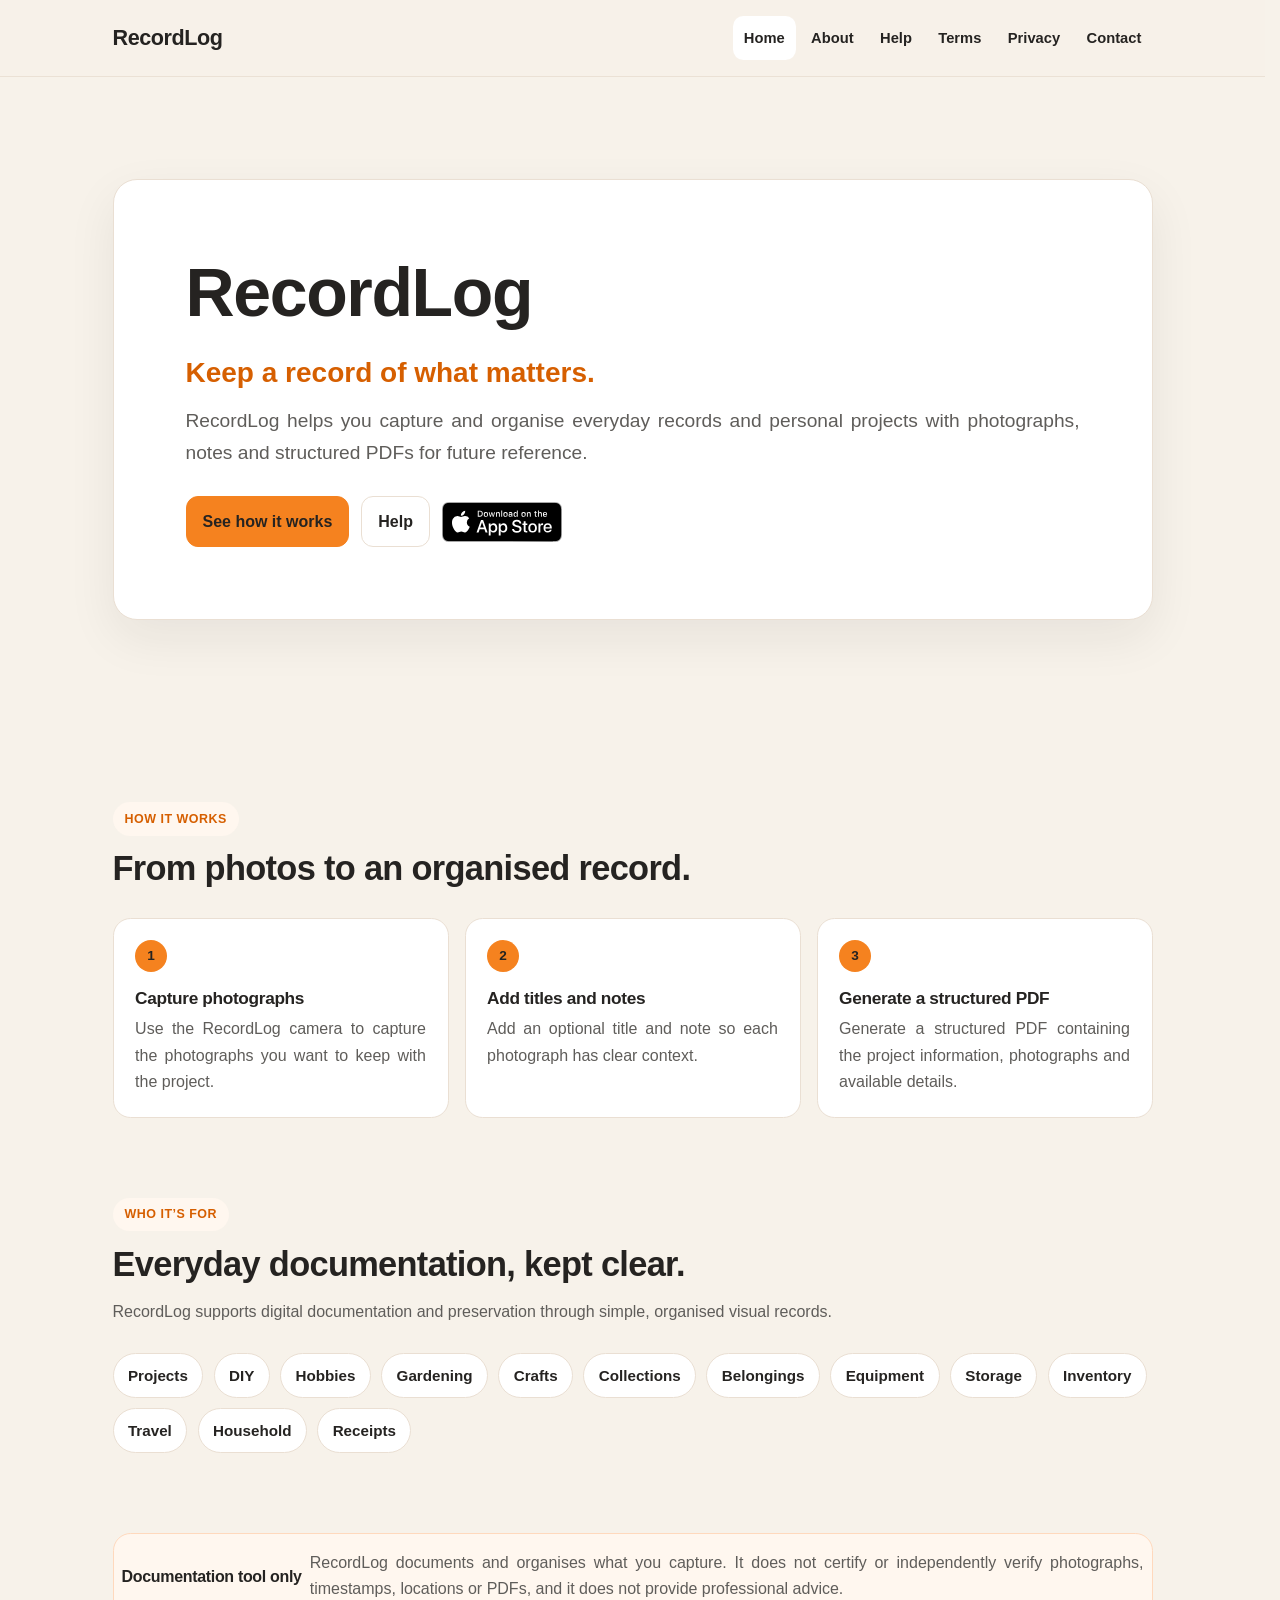
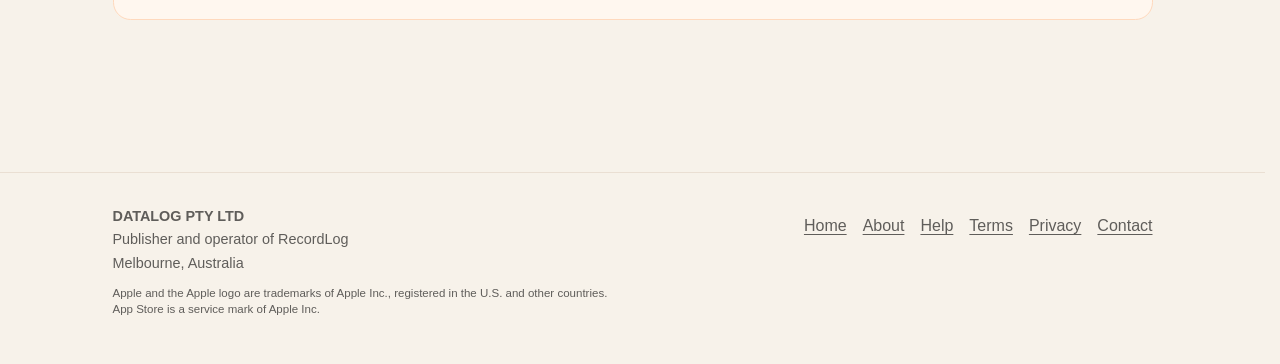
<file: index.html>
<!doctype html>
<html lang="en-AU">
<head>
  <meta charset="utf-8">
  <meta name="viewport" content="width=device-width, initial-scale=1">
  <title>RecordLog — Document anything, keep a clear record</title>
  <meta name="description" content="RecordLog is a photo documentation and organisation app for projects, photographs, titles, notes and structured PDF records, available on the App Store.">
  <link rel="canonical" href="https://recordlog.com.au/">
  <meta property="og:title" content="RecordLog — Document anything, keep a clear record">
  <meta property="og:description" content="Capture photographs, add titles and notes, and generate a structured PDF. Available on the App Store.">
  <meta property="og:type" content="website">
  <meta property="og:url" content="https://recordlog.com.au/">
  <meta name="theme-color" content="#F7F2EA">
  <link rel="stylesheet" href="styles.css">
</head>
<body>
  <a class="skip-link" href="#main-content">Skip to main content</a>
  <header class="site-header">
    <div class="container header-inner">
      <a class="logo" href="index.html" aria-label="RecordLog home">RecordLog</a>
      <nav class="site-nav" aria-label="Primary navigation">
        <ul>
          <li><a href="index.html" aria-current="page">Home</a></li>
          <li><a href="about.html">About</a></li>
          <li><a href="support.html">Help</a></li>
          <li><a href="terms.html">Terms</a></li>
          <li><a href="privacy.html">Privacy</a></li>
          <li><a href="contact.html">Contact</a></li>
        </ul>
      </nav>
    </div>
  </header>
  <main id="main-content" tabindex="-1">
    <section class="hero">
      <div class="container"><div class="hero-card">
        <h1>RecordLog</h1>
        <p class="tagline">Keep a record of what matters.</p>
        <p class="hero-copy">RecordLog helps you capture and organise everyday records and personal projects with photographs, notes and structured PDFs for future reference.</p>
        <div class="hero-actions"><a class="button" href="about.html">See how it works</a><a class="button button-secondary" href="support.html">Help</a><a class="app-store-badge" href="https://apps.apple.com/au/app/recordlog/id6806089663" aria-label="Download RecordLog on the App Store"><img src="assets/download-on-the-app-store.svg" alt="Download on the App Store" width="120" height="40"></a></div>
      </div></div>
    </section>
    <section class="section" aria-labelledby="workflow-heading">
      <div class="container">
        <div class="section-heading"><p class="eyebrow">How it works</p><h2 id="workflow-heading">From photos to an organised record.</h2></div>
        <div class="workflow-grid">
          <article class="info-card"><span class="step-number" aria-hidden="true">1</span><h3>Capture photographs</h3><p>Use the RecordLog camera to capture the photographs you want to keep with the project.</p></article>
          <article class="info-card"><span class="step-number" aria-hidden="true">2</span><h3>Add titles and notes</h3><p>Add an optional title and note so each photograph has clear context.</p></article>
          <article class="info-card"><span class="step-number" aria-hidden="true">3</span><h3>Generate a structured PDF</h3><p>Generate a structured PDF containing the project information, photographs and available details.</p></article>
        </div>
      </div>
    </section>
    <section class="section" aria-labelledby="audience-heading">
      <div class="container">
        <div class="section-heading"><p class="eyebrow">Who it’s for</p><h2 id="audience-heading">Everyday documentation, kept clear.</h2><p>RecordLog supports digital documentation and preservation through simple, organised visual records.</p></div>
        <div class="audience-grid" role="list"><div class="audience-item" role="listitem">Projects</div><div class="audience-item" role="listitem">DIY</div><div class="audience-item" role="listitem">Hobbies</div><div class="audience-item" role="listitem">Gardening</div><div class="audience-item" role="listitem">Crafts</div><div class="audience-item" role="listitem">Collections</div><div class="audience-item" role="listitem">Belongings</div><div class="audience-item" role="listitem">Equipment</div><div class="audience-item" role="listitem">Storage</div><div class="audience-item" role="listitem">Inventory</div><div class="audience-item" role="listitem">Travel</div><div class="audience-item" role="listitem">Household</div><div class="audience-item" role="listitem">Receipts</div></div>
      </div>
    </section>
    <section class="section" aria-labelledby="boundary-heading">
      <div class="container"><div class="notice home-documentation-notice"><h2 id="boundary-heading">Documentation tool only</h2><p>RecordLog documents and organises what you capture. It does not certify or independently verify photographs, timestamps, locations or PDFs, and it does not provide professional advice.</p></div></div>
    </section>
  </main>
  <footer class="site-footer"><div class="container footer-inner"><div class="footer-meta"><strong>DATALOG PTY LTD</strong><br>Publisher and operator of RecordLog<br>Melbourne, Australia<br><small class="apple-trademark-credit">Apple and the Apple logo are trademarks of Apple Inc., registered in the U.S. and other countries. App Store is a service mark of Apple Inc.</small></div><ul class="footer-links"><li><a href="index.html">Home</a></li><li><a href="about.html">About</a></li><li><a href="support.html">Help</a></li><li><a href="terms.html">Terms</a></li><li><a href="privacy.html">Privacy</a></li><li><a href="contact.html">Contact</a></li></ul></div></footer>
</body>
</html>
</file>
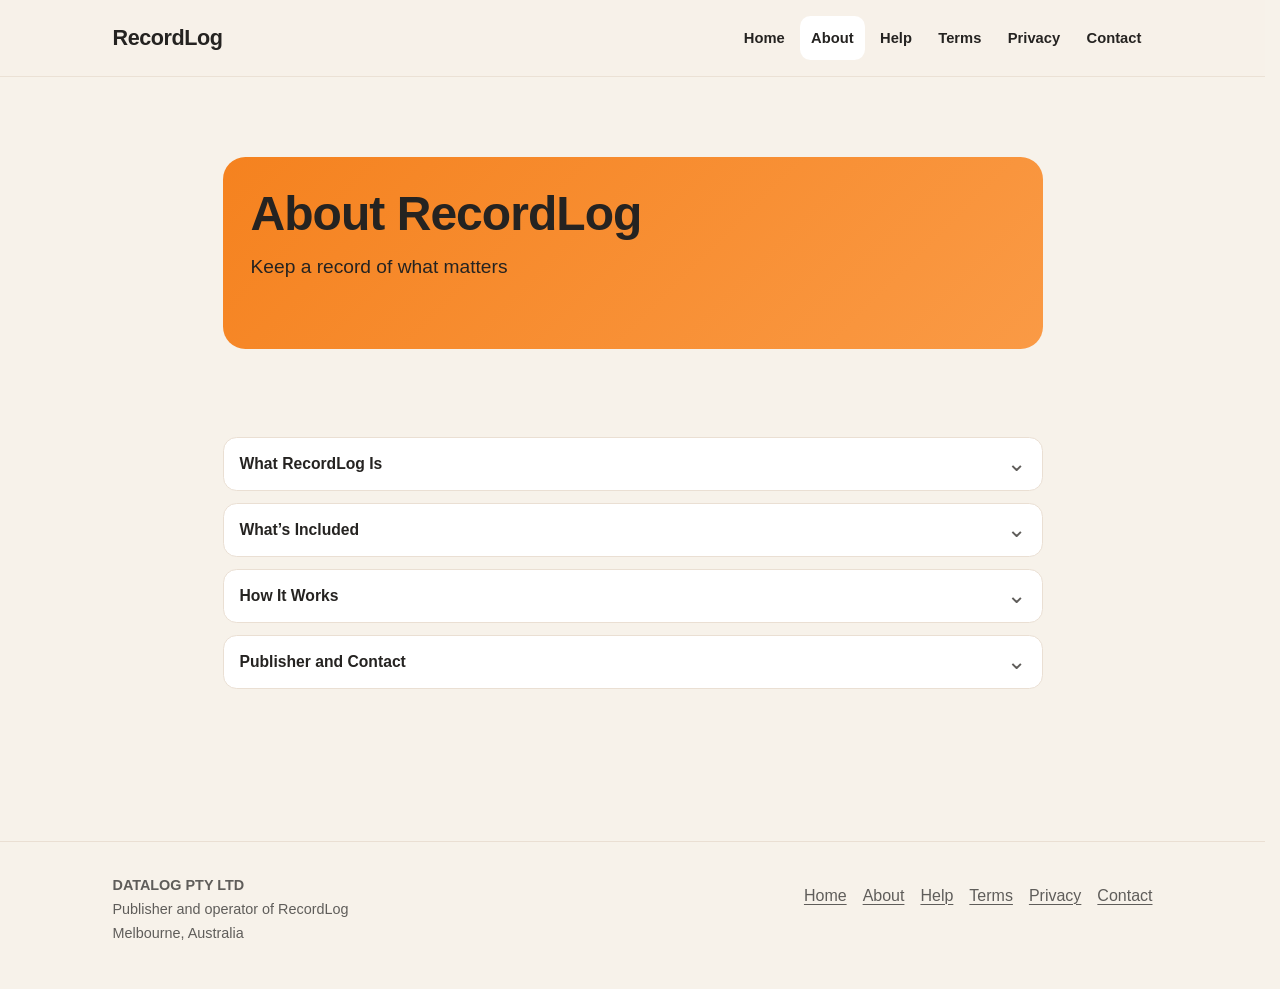
<file: about.html>
<!doctype html>
<html lang="en-AU">
<head>
  <meta charset="utf-8">
  <meta name="viewport" content="width=device-width, initial-scale=1">
  <title>About RecordLog</title>
  <meta name="description" content="Learn about RecordLog’s general-purpose photo documentation and organisation features.">
  <link rel="canonical" href="https://recordlog.com.au/about.html">
  <meta property="og:title" content="About RecordLog">
  <meta property="og:description" content="Learn about RecordLog’s general-purpose photo documentation and organisation features.">
  <meta property="og:type" content="website">
  <meta property="og:url" content="https://recordlog.com.au/about.html">
  <meta name="theme-color" content="#F7F2EA">
  <link rel="stylesheet" href="styles.css?v=build6-documents">
</head>
<body>
  <a class="skip-link" href="#main-content">Skip to main content</a>
  <header class="site-header"><div class="container header-inner"><a class="logo" href="index.html" aria-label="RecordLog home">RecordLog</a><nav class="site-nav" aria-label="Primary navigation"><ul><li><a href="index.html">Home</a></li><li><a href="about.html" aria-current="page">About</a></li><li><a href="support.html">Help</a></li><li><a href="terms.html">Terms</a></li><li><a href="privacy.html">Privacy</a></li><li><a href="contact.html">Contact</a></li></ul></nav></div></header>
  <main id="main-content" tabindex="-1">
    <!-- canonical-document:start -->
<section class="page-hero"><div class="content-container"><div class="page-hero-panel"><h1>About RecordLog</h1><p class="page-intro">Keep a record of what matters</p></div></div></section>
    <section class="section"><div class="content-container">
      <div class="accordion document-accordion"><details class="" name="document-sections"><summary><h2>What RecordLog Is</h2></summary><div class="accordion-content"><p>RecordLog is a general-purpose photo documentation and organisation application published and operated by DATALOG PTY LTD. It helps you create projects, capture photographs, add concise details, organise the result and generate a structured PDF. RecordLog is designed for everyday documentation, including personal projects, hobbies, home DIY, belongings, collections, equipment and other records you choose to keep.</p></div></details><details class="" name="document-sections"><summary><h2>What’s Included</h2></summary><div class="accordion-content"><h3>Projects &amp; Camera</h3>
<p>Create multiple projects with a project name, an optional location and a project-level GPS setting. Each project supports a maximum of 12 photographs. RecordLog captures new photographs through its in-app camera; importing photographs from the device photo library is not currently supported.</p>
<h3>Titles &amp; Organisation</h3>
<p>Add an optional title of up to 20 characters and an optional note of up to 50 characters to each photograph. Review and reorder photographs before generating the project PDF. RecordLog does not currently provide a separate category, area or label field.</p>
<h3>Timestamps &amp; GPS</h3>
<p>RecordLog creates a capture date and time from the device when each photograph is taken. The timestamp is not server generated and remains independent of GPS availability. While the RecordLog camera is active, the app may request and obtain device location. GPS is optional at the project level. RecordLog stores coordinates with a new photograph only when project GPS is enabled and an appropriate location is available. The current app treats GPS as unavailable while offline, and accuracy varies with the device, signal and surroundings.</p>
<h3>PDF &amp; Project Locking</h3>
<p>Generate a structured PDF from the project information, photographs and available details. RecordLog creates the PDF locally and makes it available through the device’s system sharing options. An internet connection is required to complete the project-locking step. After that step succeeds, the project is locked against further editing in RecordLog. Start a new project if you need a revised record.</p>
<h3>Storage &amp; Photo Hashes</h3>
<p>Saved photographs are kept in RecordLog’s app storage on the device and queued for cloud synchronisation. Account and cloud-record features use Google Firebase. RecordLog also calculates a SHA-256 hash from the captured image file on the device. The hash is a technical fingerprint that can help compare file contents; it does not certify the photograph, prove when or where it was taken, or independently establish authenticity. Cloud synchronisation is not a substitute for keeping your own copies of important records.</p></div></details><details class="" name="document-sections"><summary><h2>How It Works</h2></summary><div class="accordion-content"><ol class="dash-list"><li><strong>Create a project.</strong> Enter a project name, add an optional location and choose whether GPS is enabled.</li><li><strong>Capture photographs.</strong> Use the RecordLog camera to take up to 12 photographs. RecordLog creates a device-generated capture timestamp for each photograph and, when enabled and available, stores GPS coordinates.</li><li><strong>Add details.</strong> Add an optional title and note to give each photograph context.</li><li><strong>Review and organise.</strong> Review the project photographs and reorder them before generating the PDF.</li><li><strong>Generate the record.</strong> Generate a structured PDF, complete the online project-locking step and use the device’s system sharing options to save or share a copy.</li></ol></div></details><details class="" name="document-sections"><summary><h2>Publisher and Contact</h2></summary><div class="accordion-content"><p class="contact-details">DATALOG PTY LTD<br> Melbourne, Victoria, Australia<br> Email: <a href="mailto:developer@datalog.com.au">developer@datalog.com.au</a></p></div></details></div>
    </div></section>
    <!-- canonical-document:end -->
  </main>
  <footer class="site-footer"><div class="container footer-inner"><div class="footer-meta"><strong>DATALOG PTY LTD</strong><br>Publisher and operator of RecordLog<br>Melbourne, Australia</div><ul class="footer-links"><li><a href="index.html">Home</a></li><li><a href="about.html" aria-current="page">About</a></li><li><a href="support.html">Help</a></li><li><a href="terms.html">Terms</a></li><li><a href="privacy.html">Privacy</a></li><li><a href="contact.html">Contact</a></li></ul></div></footer>
</body>
</html>
</file>
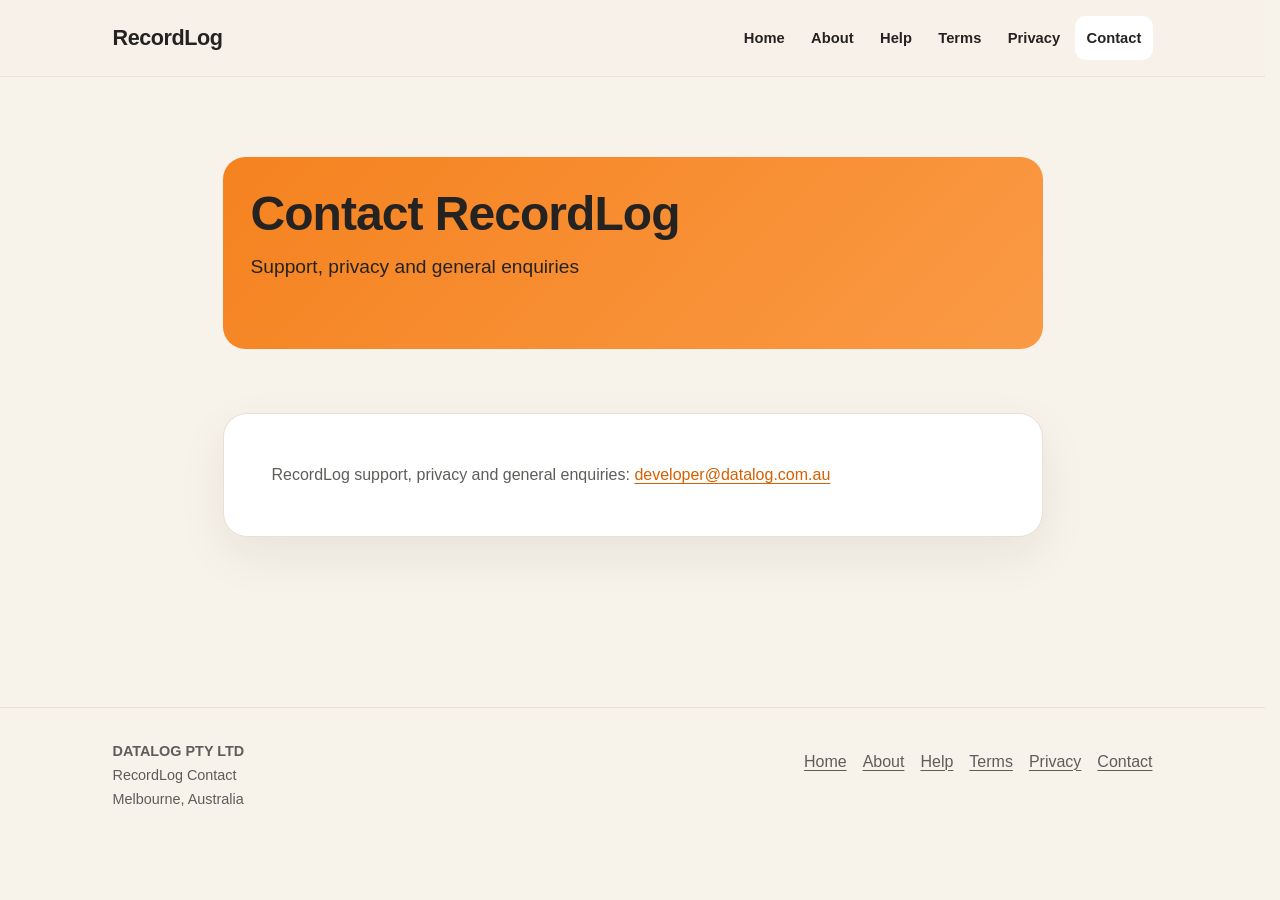
<file: contact.html>
<!doctype html>
<html lang="en-AU">
<head>
  <meta charset="utf-8">
  <meta name="viewport" content="width=device-width, initial-scale=1">
  <title>Contact | RecordLog</title>
  <meta name="description" content="Contact DATALOG PTY LTD for RecordLog support, privacy and general enquiries.">
  <link rel="canonical" href="https://recordlog.com.au/contact.html">
  <meta property="og:title" content="Contact | RecordLog">
  <meta property="og:description" content="Contact DATALOG PTY LTD for RecordLog support, privacy and general enquiries.">
  <meta property="og:type" content="website">
  <meta property="og:url" content="https://recordlog.com.au/contact.html">
  <meta name="theme-color" content="#F7F2EA">
  <link rel="stylesheet" href="styles.css">
</head>
<body>
  <a class="skip-link" href="#main-content">Skip to main content</a>
  <header class="site-header"><div class="container header-inner"><a class="logo" href="index.html" aria-label="RecordLog home">RecordLog</a><nav class="site-nav" aria-label="Primary navigation"><ul><li><a href="index.html">Home</a></li><li><a href="about.html">About</a></li><li><a href="support.html">Help</a></li><li><a href="terms.html">Terms</a></li><li><a href="privacy.html">Privacy</a></li><li><a href="contact.html" aria-current="page">Contact</a></li></ul></nav></div></header>
  <main id="main-content" tabindex="-1">
    <section class="page-hero"><div class="content-container"><div class="page-hero-panel"><h1>Contact RecordLog</h1><p class="page-intro">Support, privacy and general enquiries</p></div></div></section>
    <section class="section"><div class="content-container"><article class="page-card prose"><p>RecordLog support, privacy and general enquiries: <a href="mailto:developer@datalog.com.au">developer@datalog.com.au</a></p></article></div></section>
  </main>
  <footer class="site-footer"><div class="container footer-inner"><div class="footer-meta"><strong>DATALOG PTY LTD</strong><br>RecordLog Contact<br>Melbourne, Australia</div><ul class="footer-links"><li><a href="index.html">Home</a></li><li><a href="about.html">About</a></li><li><a href="support.html">Help</a></li><li><a href="terms.html">Terms</a></li><li><a href="privacy.html">Privacy</a></li><li><a href="contact.html" aria-current="page">Contact</a></li></ul></div></footer>
</body>
</html>
</file>
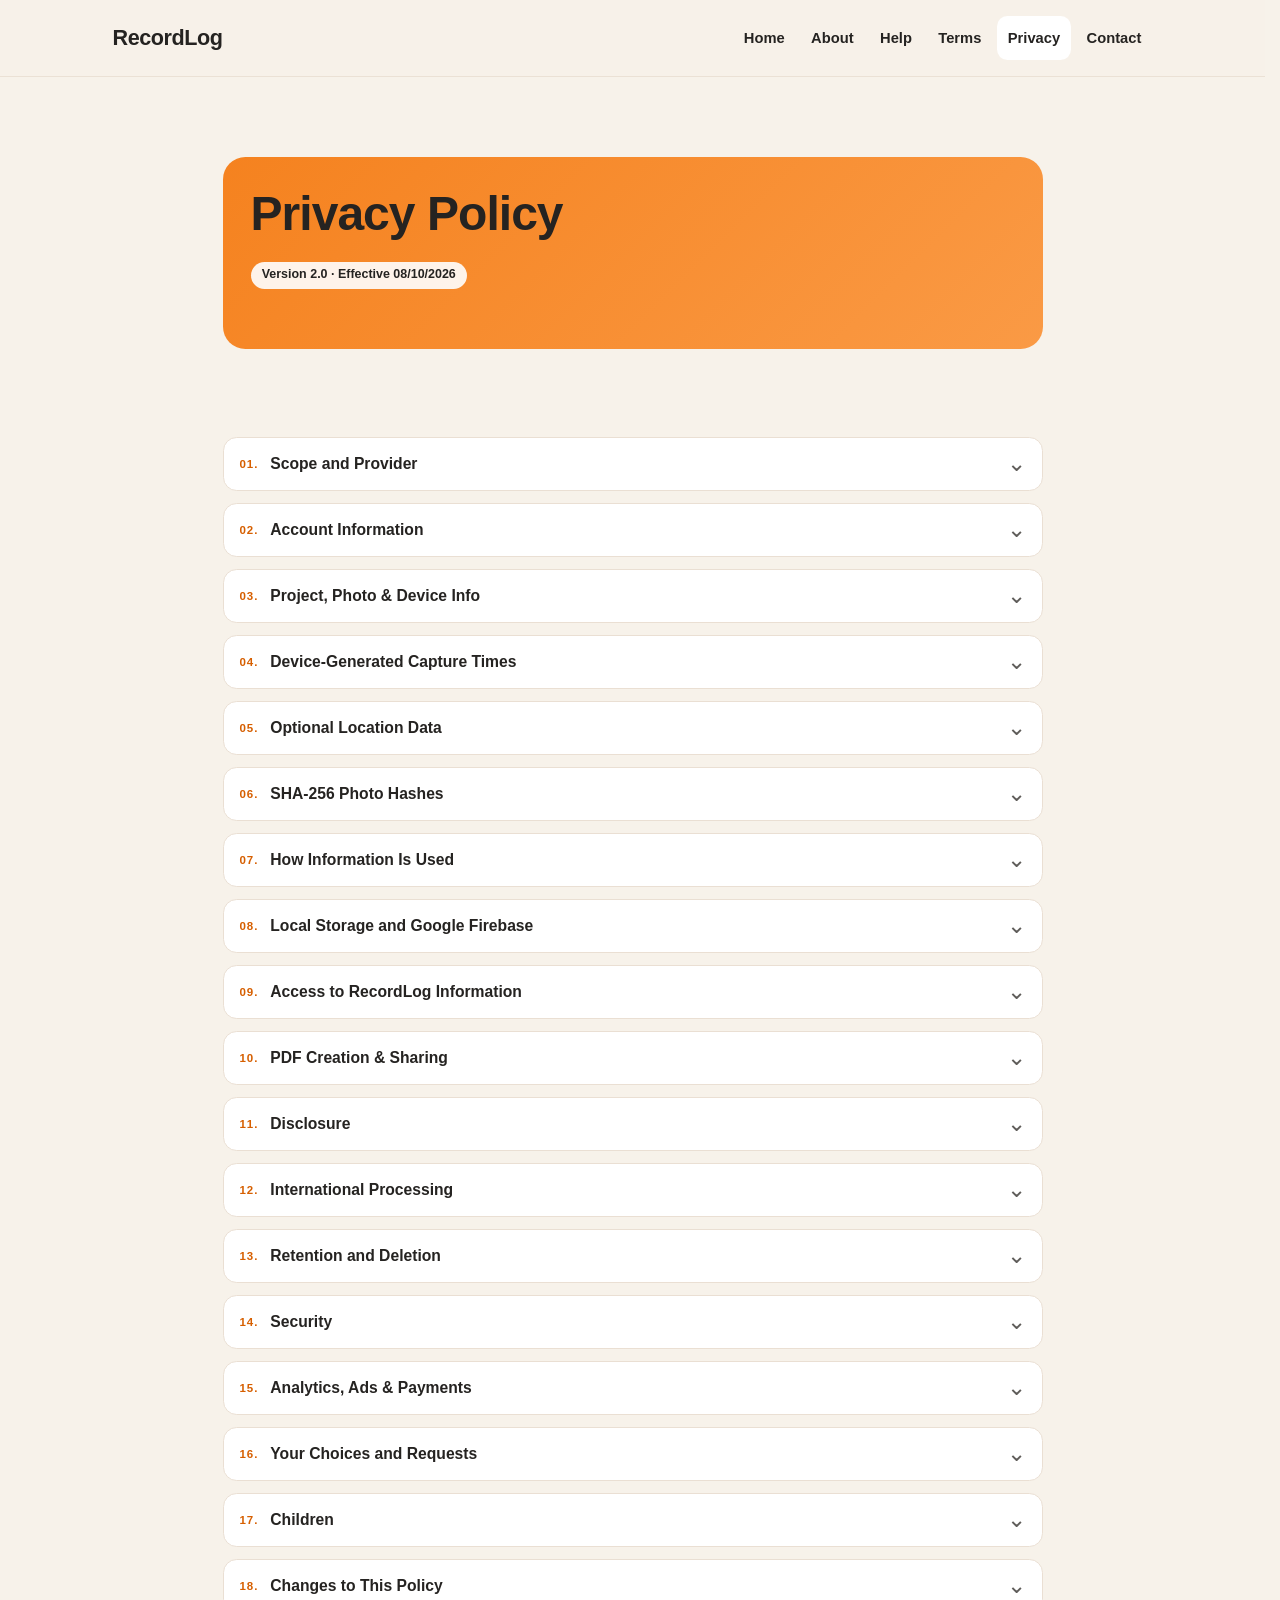
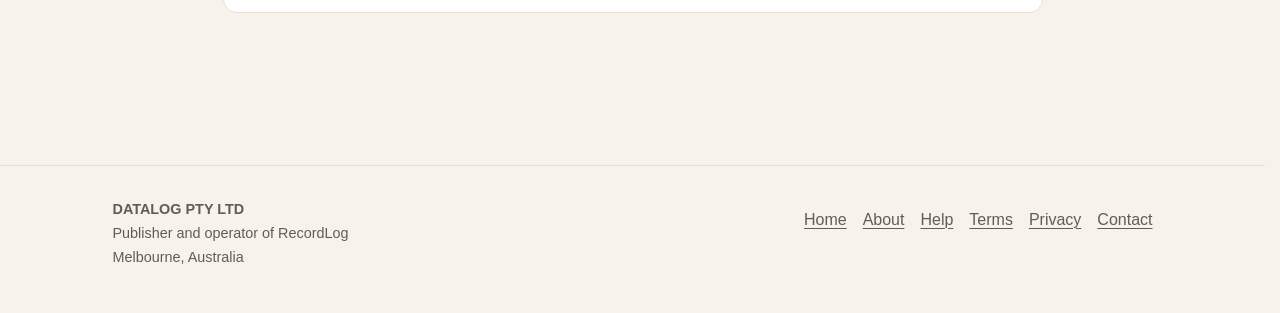
<file: privacy.html>
<!doctype html>
<html lang="en-AU">
<head>
  <meta charset="utf-8">
  <meta name="viewport" content="width=device-width, initial-scale=1">
  <title>Privacy Policy | RecordLog</title>
  <meta name="description" content="RecordLog Privacy Policy for accounts, project records, photographs, storage, sharing and optional location information.">
  <link rel="canonical" href="https://recordlog.com.au/privacy.html">
  <meta property="og:title" content="Privacy Policy | RecordLog">
  <meta property="og:description" content="RecordLog Privacy Policy for accounts, project records, photographs, storage, sharing and optional location information.">
  <meta property="og:type" content="website">
  <meta property="og:url" content="https://recordlog.com.au/privacy.html">
  <meta name="theme-color" content="#F7F2EA">
  <link rel="stylesheet" href="styles.css?v=build6-documents">
</head>
<body>
  <a class="skip-link" href="#main-content">Skip to main content</a>
  <header class="site-header"><div class="container header-inner"><a class="logo" href="index.html" aria-label="RecordLog home">RecordLog</a><nav class="site-nav" aria-label="Primary navigation"><ul><li><a href="index.html">Home</a></li><li><a href="about.html">About</a></li><li><a href="support.html">Help</a></li><li><a href="terms.html">Terms</a></li><li><a href="privacy.html" aria-current="page">Privacy</a></li><li><a href="contact.html">Contact</a></li></ul></nav></div></header>
  <main id="main-content" tabindex="-1">
    <!-- canonical-document:start -->
<section class="page-hero"><div class="content-container"><div class="page-hero-panel"><h1>Privacy Policy</h1><p class="legal-meta">Version 2.0 · Effective 08/10/2026</p></div></div></section>
    <section class="section"><div class="content-container"><div class="accordion document-accordion"><details class="" name="document-sections"><summary><span class="section-number">01.</span><h2>Scope and Provider</h2></summary><div class="accordion-content"><p>This Privacy Policy applies to RecordLog’s iOS application and the supporting RecordLog website. Most collection described below occurs when you use the app. The current public website is static, does not provide a RecordLog account sign-in or project-upload function, and does not include analytics or advertising code. Website-hosting infrastructure may process technical request information, such as an IP address, browser information, requested URL and referring page, to deliver, monitor and secure the site under the provider’s applicable terms and policies. RecordLog is published and operated by DATALOG PTY LTD in Victoria, Australia. Privacy questions and requests may be sent to <a href="mailto:developer@datalog.com.au">developer@datalog.com.au</a>.</p></div></details><details class="" name="document-sections"><summary><span class="section-number">02.</span><h2>Account Information</h2></summary><div class="accordion-content"><p>RecordLog uses Firebase Authentication for account creation and sign-in. Account information includes your email address, chosen display name and Firebase user ID. Firebase Authentication also handles verification and password-reset emails and may process technical information such as IP address and user agent. RecordLog does not place a readable password in its Firestore project records or local app preferences.</p></div></details><details class="" name="document-sections"><summary><span class="section-number">03.</span><h2>Project, Photo &amp; Device Info</h2></summary><div class="accordion-content"><p>When you use RecordLog, the app may handle:</p>
<ul class="dash-list"><li>captured image files and related photograph records.</li><li>a SHA-256 hash calculated from the captured image file on the device.</li><li>GPS coordinates when project GPS is enabled and an appropriate location is available.</li><li>an optional photograph title of up to 20 characters and optional note of up to 50 characters.</li><li>photograph number and a capture date and time created from the device when it is taken.</li><li>local app-file information, synchronisation status and a Firebase Storage download URL.</li><li>project name, optional project location, creation time, photograph count, project status, photograph order and project GPS setting.</li><li>technical information needed by Firebase and the device operating system to authenticate, deliver, secure and operate their services.</li></ul>
<p>Project names, optional locations, titles, notes and photographs can contain personal information depending on what you enter or capture. RecordLog does not currently provide a separate category, area or label field and does not support importing photographs from the device photo library.</p></div></details><details class="" name="document-sections"><summary><span class="section-number">04.</span><h2>Device-Generated Capture Times</h2></summary><div class="accordion-content"><p>RecordLog creates a capture date and time from the device when each photograph is taken. It is not a server-generated timestamp. It can be affected by the device’s date, time or time-zone settings and does not independently prove when a photograph was taken.</p></div></details><details class="" name="document-sections"><summary><span class="section-number">05.</span><h2>Optional Location Data</h2></summary><div class="accordion-content"><p>While the RecordLog camera is active, the app may request and obtain device location. GPS is optional at the project level. RecordLog stores coordinates with a new photograph only when project GPS is enabled and an appropriate location is available. When project GPS is off, RecordLog does not persist coordinates with new photographs. The current app treats GPS as unavailable while offline. You can decline or revoke location permission in device settings and can create a project with GPS off. Location accuracy varies with the device, signal and surroundings.</p></div></details><details class="" name="document-sections"><summary><span class="section-number">06.</span><h2>SHA-256 Photo Hashes</h2></summary><div class="accordion-content"><p>RecordLog calculates a SHA-256 hash from the captured image file on the device and may store that hash with the photograph record. The hash is a technical fingerprint that can help compare file contents. It does not certify the photograph, prove when or where it was taken, identify who captured it, or independently establish authenticity.</p></div></details><details class="" name="document-sections"><summary><span class="section-number">07.</span><h2>How Information Is Used</h2></summary><div class="accordion-content"><p>DATALOG PTY LTD uses information handled through RecordLog to:</p>
<ul class="dash-list"><li>create, verify and authenticate accounts.</li><li>generate PDFs and provide system sharing options.</li><li>process deletion requests and provide support.</li><li>maintain, troubleshoot and secure RecordLog.</li><li>comply with applicable law and protect users, DATALOG PTY LTD and others.</li><li>save and display photograph details, capture times, optional coordinates and SHA-256 hashes.</li><li>create, synchronise, display and organise projects and photograph records.</li></ul>
<p>DATALOG PTY LTD does not sell personal information or use RecordLog project content for advertising.</p></div></details><details class="" name="document-sections"><summary><span class="section-number">08.</span><h2>Local Storage and Google Firebase</h2></summary><div class="accordion-content"><p>Saved photographs are kept in RecordLog’s app storage on the device and queued for cloud synchronisation. Generated PDFs are stored in the app’s documents area on the device. Pending synchronisation can resume when connectivity returns. RecordLog uses Firebase Authentication to process account and sign-in information, Cloud Firestore to store current project and photograph records, and Firebase Storage to store synchronised photograph image files in the app’s expected storage paths.</p>
<p>Google processes information needed to provide these services. This does not mean that every Google or Firebase service receives every type of RecordLog information.</p></div></details><details class="" name="document-sections"><summary><span class="section-number">09.</span><h2>Access to RecordLog Information</h2></summary><div class="accordion-content"><ul class="dash-list"><li>Ordinary authenticated users: The current Firestore and Firebase Storage client security rules permit an authenticated user to access the implemented project and image paths only where the path user ID matches that user’s Firebase user ID. These client rules do not grant one ordinary user access to another ordinary user’s project paths.</li><li>DATALOG PTY LTD administrative access: Firebase management systems can provide authorised DATALOG PTY LTD accounts with administrative access separate from ordinary app-user access. DATALOG PTY LTD will use authorised administrative access only where reasonably necessary for support, security, maintenance, deletion handling or legal obligations and will apply appropriate account and organisational controls.</li><li>Google Firebase: Google processes account, database, storage and related technical information as the service provider for the Firebase functions used by RecordLog. Provider access and retention are governed by Google’s service controls, terms and policies.</li><li>Apple platform services: Apple provides App Store distribution and iOS platform functions. Apple does not receive RecordLog project records from Firebase merely because RecordLog runs on iOS. Apple or an Apple service may process information when an iOS function is used, subject to Apple’s terms and privacy practices.</li></ul></div></details><details class="" name="document-sections"><summary><span class="section-number">10.</span><h2>PDF Creation &amp; Sharing</h2></summary><div class="accordion-content"><p>RecordLog generates PDFs locally from project and photograph information available in the app. It then passes a selected PDF to the device’s system sharing options. RecordLog does not receive the destination or recipient selected after the file is handed to the system sharing interface. The receiving person, app or service controls the file after sharing and applies its own privacy practices.</p></div></details><details class="" name="document-sections"><summary><span class="section-number">11.</span><h2>Disclosure</h2></summary><div class="accordion-content"><p>DATALOG PTY LTD may disclose information to Google Firebase as described above; to a receiving service when you choose to share a PDF or other file through the system interface; to professional advisers or service providers where reasonably necessary and subject to suitable obligations; or where required or authorised by law. RecordLog does not disclose project content to Apple merely because the app is distributed through the App Store.</p></div></details><details class="" name="document-sections"><summary><span class="section-number">12.</span><h2>International Processing</h2></summary><div class="accordion-content"><p>DATALOG PTY LTD operates from Australia, but some service-provider processing occurs outside Australia. The current Firestore database is configured in Melbourne. Firebase Authentication processing occurs in the United States according to Firebase documentation. Firebase Storage and other provider processing may occur in locations permitted by the relevant provider arrangements. This policy does not promise that all RecordLog information remains in Australia.</p></div></details><details class="" name="document-sections"><summary><span class="section-number">13.</span><h2>Retention and Deletion</h2></summary><div class="accordion-content"><p>Account and project information may be retained while your account is active. The current app does not apply an automatic fixed retention period to active RecordLog account, project or photograph records.</p>
<p>When you delete a photograph or project, RecordLog removes it from the visible project and performs or queues cleanup of the corresponding current Firestore record, expected Firebase Storage image and applicable local app file. If required cleanup cannot complete immediately, the app can retain the deletion request and retry when connectivity returns.</p>
<p>When you select &quot;Delete Account&quot;, RecordLog requires confirmation and reauthentication for the signed-in email-and-password account. After successful reauthentication, RecordLog begins deleting the account and associated data handled by its current deletion process. It identifies current project and photograph records in its implemented Firebase paths, deletes those records and expected Firebase Storage images, and verifies the current project path and each expected image it attempted to delete before deleting the Firebase Authentication account. It then clears applicable local app records, photographs and generated project PDFs. If remote deletion or verification fails before Authentication deletion, the account is not removed and you can retry. If local cleanup fails after Authentication deletion, the account is already deleted and RecordLog signs out.</p>
<p>Deletion does not remove a PDF, photograph or other file previously exported, saved elsewhere or shared with another person or service. Provider backups, logs and other retained information may not be erased immediately. The implemented process does not search every possible Firebase location and may not identify historical orphaned records outside the current deletion paths.</p></div></details><details class="" name="document-sections"><summary><span class="section-number">14.</span><h2>Security</h2></summary><div class="accordion-content"><p>RecordLog relies on device operating-system protections, authenticated Firebase services and user-specific client access rules for its current functionality. DATALOG PTY LTD takes reasonable steps appropriate to the service, but no method of electronic transmission or storage is completely secure. You are responsible for protecting your device and credentials and for keeping separate copies of important records.</p></div></details><details class="" name="document-sections"><summary><span class="section-number">15.</span><h2>Analytics, Ads &amp; Payments</h2></summary><div class="accordion-content"><p>The current version of RecordLog does not include Firebase Analytics, advertising, crash-reporting, payment-processing or subscription SDKs. The current public website does not include analytics or advertising code. This policy will be updated if relevant app dependencies or website services change.</p></div></details><details class="" name="document-sections"><summary><span class="section-number">16.</span><h2>Your Choices and Requests</h2></summary><div class="accordion-content"><p>You can choose whether project GPS is enabled, control location permission in device settings, edit available project and photograph details before locking, delete photographs or projects with the available controls, sign out, and request account deletion through the profile area. You may contact DATALOG PTY LTD to ask a privacy question or request assistance with access, correction or deletion. DATALOG PTY LTD will consider the request in light of the information it holds, the available technical controls and applicable law. No fixed response time is promised by this policy.</p></div></details><details class="" name="document-sections"><summary><span class="section-number">17.</span><h2>Children</h2></summary><div class="accordion-content"><p>RecordLog account creation is intended for people aged 18 or older under the RecordLog Terms &amp; Conditions. RecordLog is not directed to children.</p></div></details><details class="" name="document-sections"><summary><span class="section-number">18.</span><h2>Changes to This Policy</h2></summary><div class="accordion-content"><p>DATALOG PTY LTD may update this policy when RecordLog, its providers or legal obligations change. The current version and effective date will be published in the app and on the RecordLog website. Where required by law, additional notice or consent will be provided.</p></div></details></div></div></section>
    <!-- canonical-document:end -->
  </main>
  <footer class="site-footer"><div class="container footer-inner"><div class="footer-meta"><strong>DATALOG PTY LTD</strong><br>Publisher and operator of RecordLog<br>Melbourne, Australia</div><ul class="footer-links"><li><a href="index.html">Home</a></li><li><a href="about.html">About</a></li><li><a href="support.html">Help</a></li><li><a href="terms.html">Terms</a></li><li><a href="privacy.html" aria-current="page">Privacy</a></li><li><a href="contact.html">Contact</a></li></ul></div></footer>
</body>
</html>
</file>
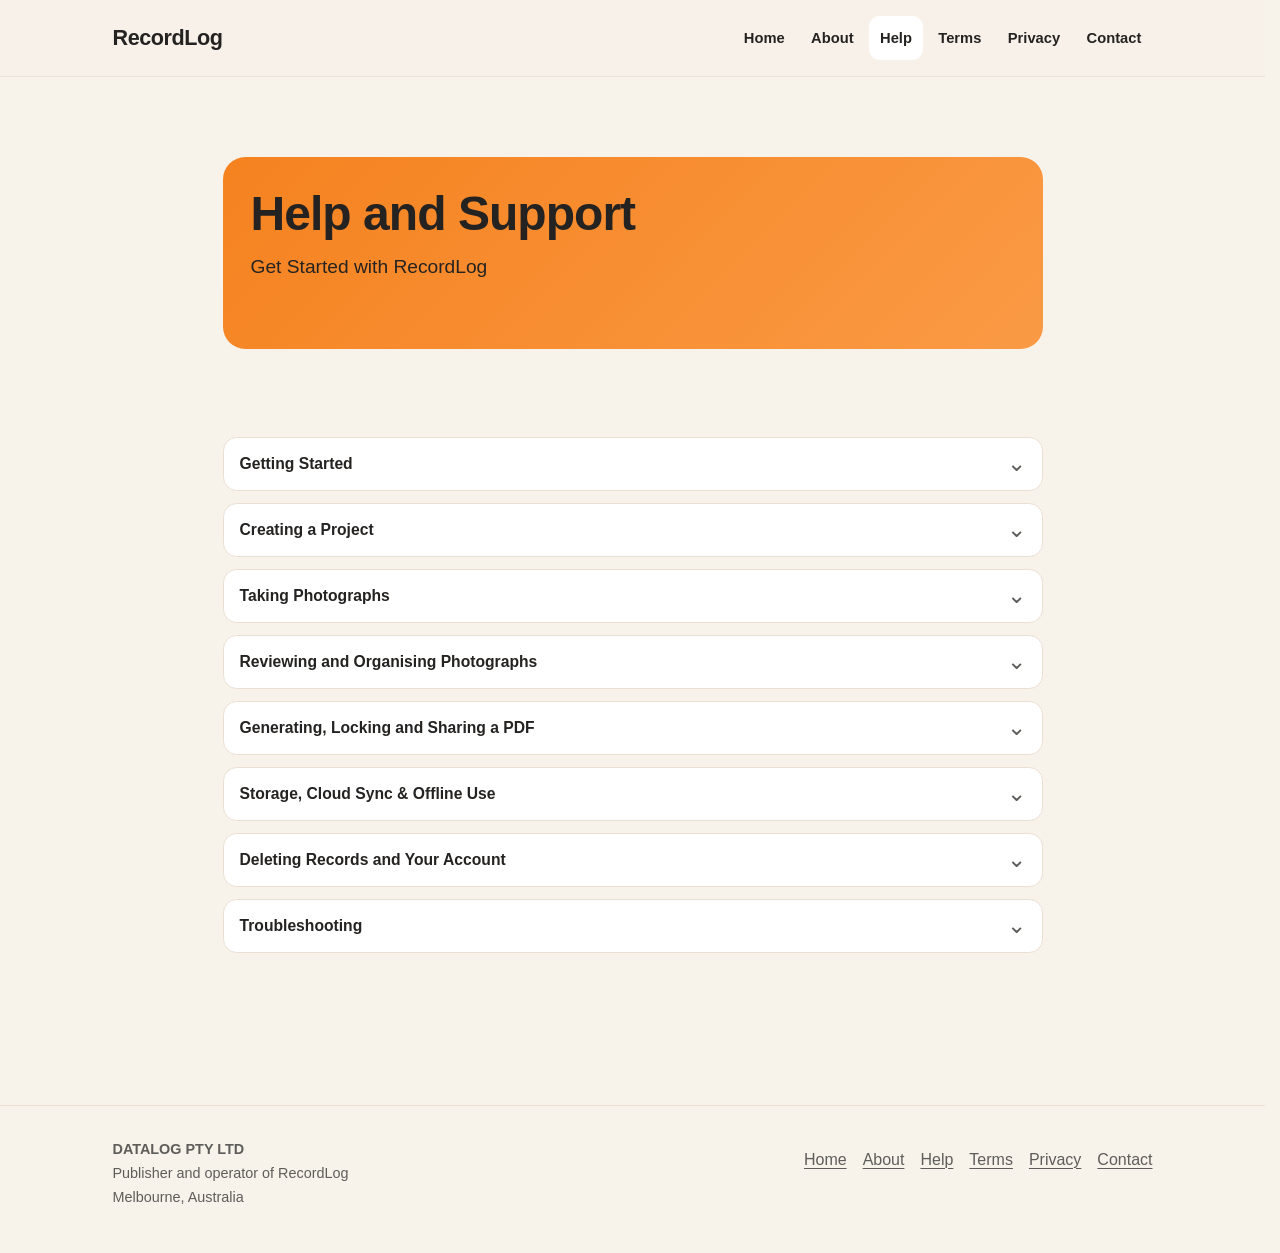
<file: support.html>
<!doctype html>
<html lang="en-AU">
<head>
  <meta charset="utf-8">
  <meta name="viewport" content="width=device-width, initial-scale=1">
  <title>Help and Support | RecordLog</title>
  <meta name="description" content="Help and support for RecordLog accounts, projects, photographs, cloud synchronisation and PDFs.">
  <link rel="canonical" href="https://recordlog.com.au/support.html">
  <meta property="og:title" content="Help and Support | RecordLog">
  <meta property="og:description" content="Help and support for RecordLog accounts, projects, photographs, cloud synchronisation and PDFs.">
  <meta property="og:type" content="website">
  <meta property="og:url" content="https://recordlog.com.au/support.html">
  <meta name="theme-color" content="#F7F2EA">
  <link rel="stylesheet" href="styles.css?v=build6-documents">
</head>
<body>
  <a class="skip-link" href="#main-content">Skip to main content</a>
  <header class="site-header"><div class="container header-inner"><a class="logo" href="index.html" aria-label="RecordLog home">RecordLog</a><nav class="site-nav" aria-label="Primary navigation"><ul><li><a href="index.html">Home</a></li><li><a href="about.html">About</a></li><li><a href="support.html" aria-current="page">Help</a></li><li><a href="terms.html">Terms</a></li><li><a href="privacy.html">Privacy</a></li><li><a href="contact.html">Contact</a></li></ul></nav></div></header>
  <main id="main-content" tabindex="-1">
    <!-- canonical-document:start -->
<section class="page-hero"><div class="content-container"><div class="page-hero-panel"><h1>Help and Support</h1><p class="page-intro">Get Started with RecordLog</p></div></div></section>
    <section class="section"><div class="content-container"><div class="accordion document-accordion"><details class="" name="document-sections"><summary><h2>Getting Started</h2></summary><div class="accordion-content"><h3>Create and verify an account</h3>
<p>From the sign-in screen, select &quot;Sign Up&quot;, enter your details and select &quot;Create Account&quot;. RecordLog sends a verification email through Firebase Authentication. On the &quot;Check your email&quot; screen, open the link in the email and then select &quot;Continue&quot;. You can select &quot;Resend verification email&quot; if needed. If you forget your password, select &quot;Forgot password?&quot; on the sign-in screen to request a password-reset email.</p>
<h3>Use RecordLog for everyday documentation</h3>
<p>RecordLog is a general-purpose photo documentation and organisation application. You can use it for personal projects, hobbies, home DIY, belongings, collections, equipment and other everyday records. RecordLog documents what you capture and enter; it does not certify, authenticate or independently verify it.</p></div></details><details class="" name="document-sections"><summary><h2>Creating a Project</h2></summary><div class="accordion-content"><h3>Start a new project</h3>
<p>From &quot;My Projects&quot;, select &quot;Create Project&quot;. On the &quot;New Project&quot; screen, enter a project name of up to 20 characters, add an optional location of up to 35 characters and choose whether GPS is enabled. Select &quot;Confirm &amp; Start Project&quot;. The RecordLog camera then opens automatically.</p>
<h3>Project photograph limit</h3>
<p>Each project supports a maximum of 12 photographs. You can create multiple projects.</p></div></details><details class="" name="document-sections"><summary><h2>Taking Photographs</h2></summary><div class="accordion-content"><h3>Use the in-app camera</h3>
<p>After creating a project, the camera opens automatically. To add photographs to an existing editable project, select &quot;Continue Shooting&quot;. RecordLog captures new photographs using its in-app camera. Importing photographs from the device photo library is not currently supported.</p>
<h3>Camera, photo and location permissions</h3>
<p>RecordLog needs camera access to take photographs. While the RecordLog camera is active, the app may request and obtain device location. GPS is optional at the project level. RecordLog stores coordinates with a new photograph only when project GPS is enabled and an appropriate location is available. You can turn GPS off for a project or decline or revoke location permission in device settings.</p>
<h3>Capture time</h3>
<p>When the shutter is used, RecordLog creates the photograph’s capture date and time from the device. This is a device-generated time, not a server-generated timestamp. Check that the device date, time and time zone are correct before capturing important records.</p>
<h3>Optional GPS</h3>
<p>When GPS is enabled for the project, RecordLog requests a fresh location when a photograph is captured and stores coordinates only if a location is available. The current app treats GPS as unavailable while offline. GPS accuracy varies with the device, signal and surroundings, particularly indoors or over short distances.</p></div></details><details class="" name="document-sections"><summary><h2>Reviewing and Organising Photographs</h2></summary><div class="accordion-content"><h3>Add a title and note</h3>
<p>After a photograph is captured, the Photo Review screen lets you add an optional title of up to 20 characters and an optional note of up to 50 characters. RecordLog does not currently provide a separate category, area or label field.</p>
<h3>Save and continue</h3>
<p>Use &quot;Save &amp; Next Photo&quot; to save the photograph and continue capturing, or &quot;Save &amp; Review All Photos&quot; to save it and return to the project gallery. When replacing an existing photograph, use &quot;Save Photo&quot;.</p>
<h3>Review and reorder</h3>
<p>Review photographs in the project gallery, edit available title and note details, and reorder photographs before generating the PDF. Select &quot;Continue Shooting&quot; while the project remains editable and has fewer than 12 photographs.</p></div></details><details class="" name="document-sections"><summary><h2>Generating, Locking and Sharing a PDF</h2></summary><div class="accordion-content"><h3>Generate the project PDF</h3>
<p>Select &quot;Generate PDF&quot; after reviewing the project, then confirm with &quot;Generate&quot;. RecordLog creates a structured PDF locally from the project information, available photographs and available details.</p>
<h3>Internet connection and locking</h3>
<p>RecordLog requires an internet connection to begin the PDF process and to complete the project-locking step. The PDF is generated locally, and the system sharing interface may open before the final online lock succeeds. If connectivity is lost before locking completes, a PDF may already exist or have been shared even though the project remains editable. When RecordLog confirms that locking has completed, the project is locked against further editing. Create a new project if you need a revised record.</p>
<h3>Save or share a copy</h3>
<p>Select &quot;Share PDF&quot; to use the device’s system sharing options. The selected receiving app or service controls what happens after the file is handed to it. Deleting a RecordLog project or account does not delete copies previously exported, saved elsewhere or shared with another person or service.</p></div></details><details class="" name="document-sections"><summary><h2>Storage, Cloud Sync &amp; Offline Use</h2></summary><div class="accordion-content"><p>RecordLog keeps durable app photograph files on the device and uses Google Firebase for authentication and cloud-record features. Pending photograph and project changes can synchronise when connectivity is available. A project can be created and photographs can be saved locally while offline, but fresh GPS is treated as unavailable offline and the PDF-locking step requires internet access. Cloud synchronisation is not a guarantee against loss. Keep separate copies of records that are important to you.</p></div></details><details class="" name="document-sections"><summary><h2>Deleting Records and Your Account</h2></summary><div class="accordion-content"><h3>Delete a photograph or project</h3>
<p>Use the available in-app controls to delete a photograph or project. RecordLog removes the item from the visible project and, where cloud cleanup is required, performs or queues deletion of the corresponding current Firestore record, expected Firebase Storage image and applicable local app file. If cleanup cannot complete immediately, the app can retain a deletion request and retry when connectivity returns.</p>
<h3>Delete your account</h3>
<p>In the profile area, select &quot;Delete Account&quot;, confirm the request and enter the password for the signed-in email-and-password account. After successful reauthentication, RecordLog begins deleting the account and associated data handled by its current deletion process. It deletes and verifies current project and photograph records found in its implemented Firebase paths and expected Firebase Storage images before deleting the Firebase Authentication account, then clears applicable local application files and records.</p>
<p>If remote deletion or verification fails before the Authentication account is deleted, RecordLog reports that the account was not removed and you can retry. If local cleanup fails after the Authentication account has been deleted, the account is already deleted and RecordLog signs out.</p>
<p>Account deletion cannot remove PDFs, photographs or other files previously exported, saved elsewhere or shared outside RecordLog. It does not guarantee immediate removal from service-provider backups or logs and may not identify historical orphaned records outside the current implemented paths. Contact DATALOG PTY LTD if you need help with a deletion request.</p></div></details><details class="" name="document-sections"><summary><h2>Troubleshooting</h2></summary><div class="accordion-content"><h3>I cannot import a photograph from the device photo library</h3>
<p>RecordLog currently captures photographs through its in-app camera and does not support photo-library imports.</p>
<h3>GPS is unavailable or unchanged</h3>
<p>Check that the device is online, location services are on and RecordLog has location permission. Location accuracy and movement detection depend on the device, signal and surroundings. You can continue with GPS off if coordinates are not required.</p>
<h3>My photograph has not appeared in the cloud record</h3>
<p>Keep the app installed and reconnect the device to the internet so pending synchronisation can retry. Do not treat cloud synchronisation as your only backup of an important record.</p>
<h3>My project did not lock</h3>
<p>Confirm that the device has an internet connection and try the PDF-generation and locking step again. The project remains editable unless RecordLog confirms that locking completed. A generated or shared PDF does not by itself prove that the project was locked.</p>
<h3>I need more help</h3>
<p>Email <a href="mailto:developer@datalog.com.au">developer@datalog.com.au</a> with a brief description of the issue, the device model, the iOS version and the RecordLog version. Do not include passwords or sensitive photographs unless DATALOG PTY LTD specifically requests information through an appropriate support process.</p></div></details></div></div></section>
    <!-- canonical-document:end -->
  </main>
  <footer class="site-footer"><div class="container footer-inner"><div class="footer-meta"><strong>DATALOG PTY LTD</strong><br>Publisher and operator of RecordLog<br>Melbourne, Australia</div><ul class="footer-links"><li><a href="index.html">Home</a></li><li><a href="about.html">About</a></li><li><a href="support.html" aria-current="page">Help</a></li><li><a href="terms.html">Terms</a></li><li><a href="privacy.html">Privacy</a></li><li><a href="contact.html">Contact</a></li></ul></div></footer>
</body>
</html>
</file>
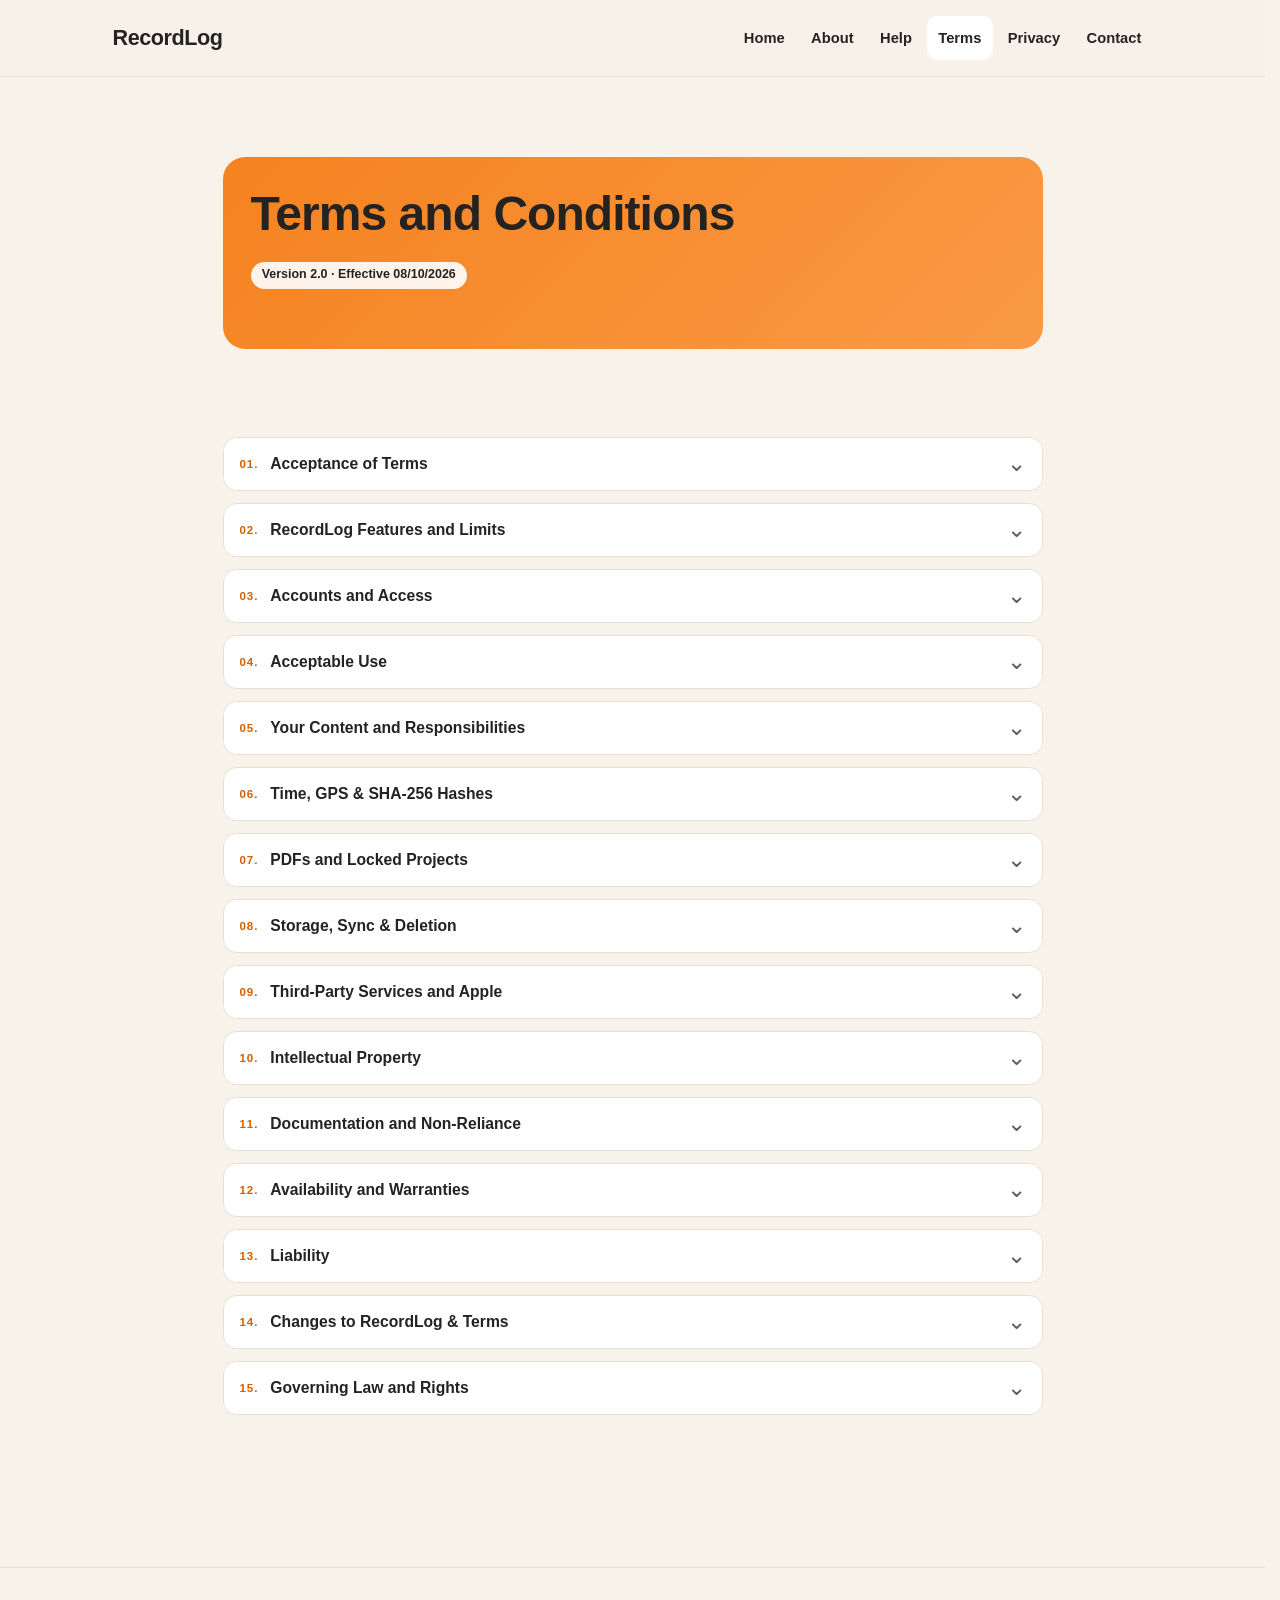
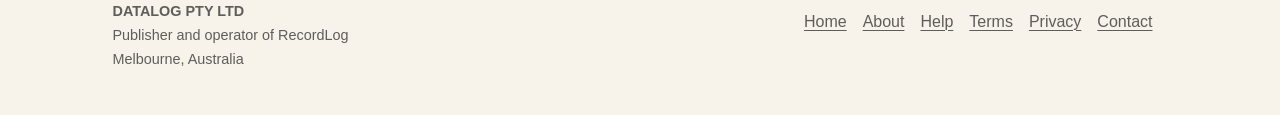
<file: terms.html>
<!doctype html>
<html lang="en-AU">
<head>
  <meta charset="utf-8">
  <meta name="viewport" content="width=device-width, initial-scale=1">
  <title>Terms and Conditions | RecordLog</title>
  <meta name="description" content="Terms and Conditions for RecordLog, published and operated by DATALOG PTY LTD.">
  <link rel="canonical" href="https://recordlog.com.au/terms.html">
  <meta property="og:title" content="Terms and Conditions | RecordLog">
  <meta property="og:description" content="Terms and Conditions for RecordLog, published and operated by DATALOG PTY LTD.">
  <meta property="og:type" content="website">
  <meta property="og:url" content="https://recordlog.com.au/terms.html">
  <meta name="theme-color" content="#F7F2EA">
  <link rel="stylesheet" href="styles.css?v=build6-documents">
</head>
<body>
  <a class="skip-link" href="#main-content">Skip to main content</a>
  <header class="site-header"><div class="container header-inner"><a class="logo" href="index.html" aria-label="RecordLog home">RecordLog</a><nav class="site-nav" aria-label="Primary navigation"><ul><li><a href="index.html">Home</a></li><li><a href="about.html">About</a></li><li><a href="support.html">Help</a></li><li><a href="terms.html" aria-current="page">Terms</a></li><li><a href="privacy.html">Privacy</a></li><li><a href="contact.html">Contact</a></li></ul></nav></div></header>
  <main id="main-content" tabindex="-1">
    <!-- canonical-document:start -->
<section class="page-hero"><div class="content-container"><div class="page-hero-panel"><h1>Terms and Conditions</h1><p class="legal-meta">Version 2.0 · Effective 08/10/2026</p></div></div></section>
    <section class="section"><div class="content-container"><div class="accordion document-accordion"><details class="" name="document-sections"><summary><span class="section-number">01.</span><h2>Acceptance of Terms</h2></summary><div class="accordion-content"><p>These Terms &amp; Conditions govern your use of RecordLog. By downloading, installing, creating an account for or using RecordLog, you agree to these Terms and the RecordLog Privacy Policy. If you do not agree, do not use RecordLog. You must be at least 18 years old to create a RecordLog account. If you use RecordLog on behalf of an organisation, you represent that you have authority to bind that organisation to these Terms.</p></div></details><details class="" name="document-sections"><summary><span class="section-number">02.</span><h2>RecordLog Features and Limits</h2></summary><div class="accordion-content"><p>RecordLog lets you create projects, capture photographs with its in-app camera, add titles and notes, organise photographs and generate a structured PDF. Each project supports a maximum of 12 photographs. Photo-library imports and separate category, area or label fields are not currently supported. Some functions depend on a compatible device, permissions, available storage, internet connectivity, Firebase services and Apple platform services. Features may be unavailable, delayed or interrupted because of those dependencies.</p></div></details><details class="" name="document-sections"><summary><span class="section-number">03.</span><h2>Accounts and Access</h2></summary><div class="accordion-content"><p>You are responsible for keeping your account information accurate and protecting your login credentials. Access to RecordLog may be affected by account deletion, service interruptions or other circumstances outside our reasonable control. DATALOG PTY LTD may take reasonable action, where permitted by law, to protect the service, its users and others, or to address unlawful use.</p></div></details><details class="" name="document-sections"><summary><span class="section-number">04.</span><h2>Acceptable Use</h2></summary><div class="accordion-content"><p>You must use RecordLog lawfully and responsibly. You must not:</p>
<ul class="dash-list"><li>use RecordLog for an unlawful, fraudulent, harmful or misleading purpose.</li><li>attempt to access data or systems that you are not authorised to access.</li><li>capture, store or share content in breach of another person’s privacy, confidentiality, intellectual property or other rights.</li><li>reverse engineer or misuse RecordLog except to the extent a restriction is prohibited by law.</li><li>introduce malicious code or interfere with RecordLog, Firebase, security controls or another user’s access.</li><li>misrepresent a RecordLog record, photograph, timestamp, location, SHA-256 hash or PDF as independently certified or verified.</li></ul></div></details><details class="" name="document-sections"><summary><span class="section-number">05.</span><h2>Your Content and Responsibilities</h2></summary><div class="accordion-content"><p>You retain ownership of content you create or capture. You grant DATALOG PTY LTD a limited, non-exclusive licence to process, store, transmit and reproduce that content only as reasonably necessary to operate, support and secure RecordLog, comply with law, and perform the actions you request. You are responsible for the photographs and information you capture, enter, export or share; for obtaining any required permission or consent; for checking a project before generating its PDF; and for keeping separate copies of important records. Do not use RecordLog to capture or store information that you are not legally entitled to handle.</p></div></details><details class="" name="document-sections"><summary><span class="section-number">06.</span><h2>Time, GPS &amp; SHA-256 Hashes</h2></summary><div class="accordion-content"><p>RecordLog creates a capture date and time from the device when each photograph is taken. It is not a server-generated timestamp. Device settings or errors can affect the recorded time. While the RecordLog camera is active, the app may request and obtain device location. GPS is optional at the project level. RecordLog stores coordinates with a new photograph only when project GPS is enabled and an appropriate location is available. The current app treats GPS as unavailable while offline. Coordinates and accuracy depend on the device, signal and surroundings and may not represent an exact position. RecordLog calculates a SHA-256 hash from the captured image file on the device. A matching or changed hash can assist with comparing file contents, but the hash does not certify the photograph, prove when or where it was taken, identify who captured it, or independently establish authenticity.</p></div></details><details class="" name="document-sections"><summary><span class="section-number">07.</span><h2>PDFs and Locked Projects</h2></summary><div class="accordion-content"><p>RecordLog generates a structured PDF locally from available project information, photographs and details. The resulting PDF reflects the information available to the app when it is generated. Generation does not make the content accurate, complete, certified or suitable for a particular purpose. An internet connection is required to begin the PDF process and complete the project-locking step. The PDF can be generated and the system sharing interface can open before the final online lock succeeds. After RecordLog confirms that locking has succeeded, the project is locked against further editing in RecordLog. You are responsible for checking the project before generating its PDF and for storing any exported PDF safely. A receiving app or service controls a PDF after you send it through the device’s system sharing options.</p></div></details><details class="" name="document-sections"><summary><span class="section-number">08.</span><h2>Storage, Sync &amp; Deletion</h2></summary><div class="accordion-content"><p>RecordLog stores durable app photograph files and generated PDFs in app-controlled storage on the device and uses Google Firebase for authentication and cloud-record features. Pending records can synchronise when connectivity returns. Synchronisation and storage services are not guaranteed to be uninterrupted or complete and are not a substitute for your own backup.</p>
<p>In-app item deletion controls perform or queue removal of current records and files handled by the implemented deletion process. After account-deletion confirmation and successful reauthentication, RecordLog begins deleting the account and associated data handled by its current deletion process. It deletes and verifies current project and photograph records found in the implemented Firebase paths and expected Firebase Storage images before deleting the Firebase Authentication account, then clears applicable local application data. If remote deletion or verification fails before Authentication deletion, the account is not removed and the user can retry.</p>
<p>Deletion does not remove copies previously exported, saved elsewhere or shared with another person or service. DATALOG PTY LTD does not promise immediate or complete removal from service-provider backups or logs, historical orphaned records outside the current implemented paths, or other information not identified by the implemented deletion process.</p></div></details><details class="" name="document-sections"><summary><span class="section-number">09.</span><h2>Third-Party Services and Apple</h2></summary><div class="accordion-content"><p>RecordLog uses services supplied by third parties, including Google Firebase for authentication and cloud-record functions and Apple for app distribution, operating-system functions, permissions and system sharing. Those services may be governed by separate terms and privacy policies.</p>
<p>These Terms are between you and DATALOG PTY LTD, not Apple. Your use of the iOS app is also subject to the Apple terms and any applicable licensed-application end-user licence agreement. To the extent required by those terms, DATALOG PTY LTD, rather than Apple, is responsible for RecordLog and its maintenance and support, subject to applicable law. Apple has no obligation to provide maintenance or support for RecordLog except for obligations that cannot lawfully be excluded. Apple and its subsidiaries may enforce applicable provisions of these Terms as third-party beneficiaries where Apple’s terms require this.</p></div></details><details class="" name="document-sections"><summary><span class="section-number">10.</span><h2>Intellectual Property</h2></summary><div class="accordion-content"><p>Except for your content and third-party materials, RecordLog and its software, design, text, graphics, trade marks and other materials are owned by or licensed to DATALOG PTY LTD and are protected by applicable law. These Terms give you a personal, limited, revocable, non-exclusive and non-transferable right to use RecordLog in accordance with these Terms and the applicable platform rules.</p></div></details><details class="" name="document-sections"><summary><span class="section-number">11.</span><h2>Documentation and Non-Reliance</h2></summary><div class="accordion-content"><p>RecordLog is not a certification, authentication, inspection or evidence-validation service. It does not independently verify user-entered information, device time, location accuracy, photograph content, SHA-256 hashes or exported PDFs. A RecordLog PDF is an organised copy of available project content, not a professional conclusion or guarantee. You must use your own judgment and seek appropriately qualified independent advice where your circumstances require professional, legal, medical, financial, safety or other specialist assessment. You remain responsible for deciding whether any RecordLog output is appropriate for your purpose.</p></div></details><details class="" name="document-sections"><summary><span class="section-number">12.</span><h2>Availability and Warranties</h2></summary><div class="accordion-content"><p class="orphan-controlled">RecordLog is provided on an “as available” basis. To the maximum extent permitted by law, DATALOG PTY LTD does not guarantee that RecordLog will always be available, uninterrupted, secure or error-free, or that synchronisation, location, timestamps, hashes, records or PDFs will be complete or suitable for a particular purpose. Nothing in these Terms excludes, restricts or modifies any consumer guarantee, right or remedy that cannot lawfully be excluded, restricted or modified, including <span class="keep-together">rights that may apply under the Australian Consumer Law.</span></p></div></details><details class="" name="document-sections"><summary><span class="section-number">13.</span><h2>Liability</h2></summary><div class="accordion-content"><p>To the maximum extent permitted by law, DATALOG PTY LTD is not liable for indirect, incidental, special or consequential loss arising from RecordLog, or for loss caused by inaccurate device settings or location data, user content, reliance on an exported record, third-party services, connectivity failure, deletion, or failure to keep a separate copy. Any exclusion or limitation in these Terms applies only to the extent permitted by law. It does not limit liability or a remedy where doing so would contravene the Australian Consumer Law or another applicable law.</p></div></details><details class="" name="document-sections"><summary><span class="section-number">14.</span><h2>Changes to RecordLog &amp; Terms</h2></summary><div class="accordion-content"><p>DATALOG PTY LTD may update RecordLog or these Terms. If the Terms change, the revised version and effective date will be published in the app and on the RecordLog website. Where required by law, additional notice or consent will be provided. Continued use after a revised version takes effect constitutes acceptance only to the extent permitted by law.</p></div></details><details class="" name="document-sections"><summary><span class="section-number">15.</span><h2>Governing Law and Rights</h2></summary><div class="accordion-content"><p>These Terms &amp; Conditions are governed by the laws of Victoria, Australia. Your rights under applicable law, including rights that cannot legally be excluded, remain protected.</p></div></details></div></div></section>
    <!-- canonical-document:end -->
  </main>
  <footer class="site-footer"><div class="container footer-inner"><div class="footer-meta"><strong>DATALOG PTY LTD</strong><br>Publisher and operator of RecordLog<br>Melbourne, Australia</div><ul class="footer-links"><li><a href="index.html">Home</a></li><li><a href="about.html">About</a></li><li><a href="support.html">Help</a></li><li><a href="terms.html" aria-current="page">Terms</a></li><li><a href="privacy.html">Privacy</a></li><li><a href="contact.html">Contact</a></li></ul></div></footer>
</body>
</html>
</file>
<file: styles.css>
:root {
  --background: #f7f2ea;
  --surface: #ffffff;
  --surface-soft: #fff7ef;
  --accent: #f5821f;
  --accent-deep: #d65f00;
  --accent-strong: #f5821f;
  --accent-soft: #ffd9bd;
  --text: #252321;
  --muted: #5f5d5a;
  --border: #eadfd3;
  --max-width: 1040px;
  --content-width: 820px;
  --shadow: 0 18px 50px rgba(30, 30, 30, 0.07);
}

*, *::before, *::after { box-sizing: border-box; }
html { scroll-behavior: smooth; scrollbar-gutter: stable; }
body { margin: 0; background: var(--background); color: var(--text); font-family: -apple-system, BlinkMacSystemFont, "Segoe UI", Roboto, Arial, sans-serif; font-size: 1rem; line-height: 1.65; text-rendering: optimizeLegibility; -webkit-font-smoothing: antialiased; }
a { color: var(--accent-deep); text-decoration-thickness: 1px; text-underline-offset: 0.18em; }
a:hover { text-decoration-thickness: 2px; }
a:focus-visible, summary:focus-visible { outline: 3px solid rgba(245, 130, 31, 0.35); outline-offset: 3px; }
.skip-link { position: fixed; top: 0.75rem; left: 0.75rem; z-index: 100; transform: translateY(-160%); border-radius: 0.6rem; padding: 0.7rem 1rem; background: var(--text); color: #fff; font-weight: 700; }
.skip-link:focus { transform: translateY(0); }
h1, h2, h3, p { margin-top: 0; }
h1, h2, h3 { line-height: 1.2; letter-spacing: -0.02em; }
h1 { margin-bottom: 1rem; font-size: clamp(2.35rem, 6vw, 4.25rem); }
h2 { margin-bottom: 0.85rem; font-size: clamp(1.55rem, 3vw, 2.15rem); }
h3 { margin-bottom: 0.45rem; font-size: 1.08rem; }
p, li { color: var(--muted); }
p:last-child { margin-bottom: 0; }
.container { width: min(calc(100% - 3rem), var(--max-width)); margin-inline: auto; }
.content-container { width: min(calc(100% - 3rem), var(--content-width)); margin-inline: auto; }
.site-header { border-bottom: 1px solid rgba(234, 223, 211, 0.9); background: rgba(247, 242, 234, 0.96); }
.header-inner { display: flex; min-height: 76px; align-items: center; justify-content: space-between; gap: 1.5rem; }
.logo { color: var(--text); font-size: 1.35rem; font-weight: 800; letter-spacing: -0.02em; text-decoration: none; }
.site-nav ul { display: flex; margin: 0; padding: 0; align-items: center; flex-wrap: wrap; gap: 0.25rem; list-style: none; }
.site-nav a { display: flex; min-height: 44px; align-items: center; border-radius: 0.65rem; padding: 0.55rem 0.7rem; color: var(--text); font-size: 0.92rem; font-weight: 650; text-decoration: none; }
.site-nav a:hover, .site-nav a[aria-current="page"] { background: var(--surface); }
main { min-height: 62vh; }
.hero { padding: clamp(3.5rem, 8vw, 6.5rem) 0; }
.hero-card, .page-card { border: 1px solid var(--border); border-radius: 1.5rem; background: var(--surface); box-shadow: var(--shadow); }
.hero-card { padding: clamp(2rem, 6vw, 4.5rem); }
.page-card { padding: clamp(1.5rem, 5vw, 3rem); }
.eyebrow { display: inline-flex; width: fit-content; align-items: center; border-radius: 999px; padding: 0.4rem 0.75rem; background: var(--surface-soft); color: var(--accent-deep); font-size: 0.78rem; font-weight: 800; letter-spacing: 0.04em; text-transform: uppercase; }
.status { display: inline-flex; width: fit-content; align-items: center; border-radius: 999px; padding: 0.35rem 0.7rem; background: rgba(255, 255, 255, 0.88); color: var(--text); font-size: 0.76rem; font-weight: 650; letter-spacing: 0; line-height: 1.25; }
.tagline { margin-bottom: 0.55rem; color: var(--accent-deep); font-size: clamp(1.3rem, 3vw, 1.75rem); font-weight: 800; }
.hero-copy, .page-intro { max-width: 720px; font-size: clamp(1.05rem, 2vw, 1.2rem); }
.hero-actions { display: flex; margin-top: 1.75rem; flex-wrap: wrap; gap: 0.75rem; }
.button { display: inline-flex; min-height: 48px; align-items: center; justify-content: center; border: 1px solid var(--accent-strong); border-radius: 0.75rem; padding: 0.7rem 1rem; background: var(--accent-strong); color: var(--text); font-weight: 750; text-decoration: none; }
.button-secondary { border-color: var(--border); background: var(--surface); color: var(--text); }
.app-store-badge { display: inline-flex; min-height: 40px; align-items: center; border-radius: 0.2rem; line-height: 0; }
.app-store-badge img { display: block; width: auto; height: 40px; }
.section { padding: clamp(3rem, 7vw, 5rem) 0; }
.section + .section { padding-top: 0; }
.section-heading { max-width: 680px; margin-bottom: 1.75rem; }
.hero-card > .hero-copy, .section[aria-labelledby="audience-heading"] .section-heading { max-width: none; }
.workflow-grid { display: grid; grid-template-columns: repeat(3, minmax(0, 1fr)); gap: 1rem; }
.audience-grid { display: flex; flex-wrap: wrap; justify-content: flex-start; gap: 0.65rem; }
.info-card { border: 1px solid var(--border); border-radius: 1.1rem; padding: 1.35rem; background: var(--surface); }
.step-number { display: grid; width: 2rem; height: 2rem; margin-bottom: 1rem; place-items: center; border-radius: 50%; background: var(--accent); color: var(--text); font-size: 0.85rem; font-weight: 850; }
.audience-item { display: inline-flex; align-items: center; border: 1px solid var(--border); border-radius: 999px; padding: 0.55rem 0.9rem; background: var(--surface); color: var(--text); font-size: 0.95rem; font-weight: 700; text-align: center; }
.notice { border: 1px solid var(--accent-soft); border-radius: 1.1rem; padding: 1.35rem 1.5rem; background: var(--surface-soft); }
.notice h2, .notice h3 { font-size: 1.05rem; }
.notice-spaced { margin-top: 1.5rem; }
.privacy-intro-notice { margin-bottom: 1.5rem; }
.page-hero { padding: clamp(3rem, 7vw, 5rem) 0 1.5rem; }
.page-hero + .section { padding-top: clamp(1.75rem, 4vw, 2.5rem); }
.page-hero-panel { display: flex; min-height: clamp(11.25rem, 18vw, 12rem); flex-direction: column; justify-content: flex-start; border-radius: 1.4rem; padding: clamp(1.25rem, 3vw, 1.75rem); background: linear-gradient(135deg, var(--accent), #fa9a45); color: var(--text); }
.page-hero-panel h1, .page-hero-panel p { color: var(--text); }
.page-hero-panel h1 { margin-bottom: 0.5rem; font-size: clamp(2rem, 5vw, 3rem); }
.page-hero-panel .page-intro { margin-bottom: 0; }
.page-status { margin-top: 0.7rem; }
.legal-meta { display: inline-flex; width: fit-content; align-items: center; margin-top: 0.7rem; border-radius: 999px; padding: 0.35rem 0.7rem; background: rgba(255, 255, 255, 0.9); color: var(--text); font-size: 0.78rem; font-weight: 650; letter-spacing: 0; line-height: 1.25; }
.accordion { display: grid; gap: 0.75rem; }
.accordion details { overflow: hidden; border: 1px solid var(--border); border-radius: 0.85rem; background: var(--surface); }
.accordion summary { display: flex; min-height: 52px; cursor: pointer; align-items: center; gap: 0.75rem; padding: 0.75rem 1rem; color: var(--text); list-style: none; }
.accordion summary::-webkit-details-marker { display: none; }
.accordion summary h2 { margin: 0; flex: 1; font-size: 0.98rem; font-weight: 800; letter-spacing: 0; }
.accordion summary::after { content: "⌄"; color: var(--muted); font-size: 1.45rem; line-height: 1; transform: rotate(0deg); transition: transform 200ms ease-in-out; }
.accordion details[open] summary::after { transform: rotate(180deg); }
.section-number { color: var(--accent-deep); font-size: 0.72rem; font-weight: 850; letter-spacing: 0.08em; }
.accordion-content { border-top: 1px solid var(--border); padding: 1rem; }
.accordion-content > :last-child { margin-bottom: 0; }
.accordion-content h3 { position: relative; margin: 1.3rem 0 0.45rem; padding-left: 1.05rem; color: var(--text); font-size: 0.98rem; font-weight: 800; }
.accordion-content h3:first-child { margin-top: 0; }
.accordion-content h3::before { content: "–"; position: absolute; top: -0.08rem; left: 0; color: var(--accent-deep); font-size: 1.125rem; font-weight: 700; line-height: 1; }
.accordion-content h3 + p { margin-left: 1.05rem; }
.accordion-content .dash-list { margin: 0; padding: 0; list-style: none; }
.accordion-content .dash-list li { position: relative; padding-left: 1.5rem; }
.accordion-content .dash-list li::before { content: "–"; position: absolute; top: -0.12rem; left: 0; color: var(--accent-deep); font-size: 1.125rem; font-weight: 700; }
.document-accordion { margin-top: 1.5rem; }
.canonical-footer { margin-top: 1.5rem; color: var(--muted); font-size: 0.9rem; text-align: left; }
.contact-details { text-align: left !important; }
code { border-radius: 0.25rem; padding: 0.08rem 0.25rem; background: var(--surface-soft); color: var(--text); font-family: ui-monospace, SFMono-Regular, Menlo, Consolas, monospace; font-size: 0.9em; }
.feature-list, .step-list { display: grid; margin: 0; padding: 0; gap: 0; list-style: none; }
.feature-list li, .step-row, .support-item { border-bottom: 1px solid var(--border); padding: 0.9rem 0; }
.feature-list li:first-child, .step-row:first-child, .support-item:first-child { padding-top: 0; }
.feature-list li:last-child, .step-row:last-child, .support-item:last-child { border-bottom: 0; padding-bottom: 0; }
.feature-list strong, .step-row strong, .support-item strong { display: block; margin-bottom: 0.2rem; color: var(--text); }
.feature-list p, .step-row p, .support-item p { margin-bottom: 0; }
.tip { margin-top: 0.45rem; font-size: 0.9rem; }
.prose h2 { margin-top: 2.25rem; font-size: 1.45rem; }
.prose h2:first-child { margin-top: 0; }
.prose ul { padding-left: 1.25rem; }
.hero-copy,
.section-heading > p:not(.eyebrow),
.workflow-grid .info-card p,
.notice p,
.accordion-content p,
.accordion-content li {
  text-align: justify;
  text-align-last: auto;
  text-justify: inter-word;
  overflow-wrap: break-word;
  text-wrap: pretty;
}
.contact-card { margin-top: 1.5rem; border-radius: 1.1rem; padding: 1.5rem; background: linear-gradient(135deg, var(--accent), #fa9a45); color: var(--text); text-align: center; }
.contact-card h2, .contact-card p { color: var(--text); }
.contact-card a { color: var(--text); font-weight: 800; }
.site-footer { margin-top: clamp(2.5rem, 6vw, 4.5rem); border-top: 1px solid var(--border); }
.footer-inner { display: flex; padding: 2rem 0 2.75rem; align-items: flex-start; justify-content: space-between; gap: 1.5rem; }
.footer-meta { color: var(--muted); font-size: 0.9rem; }
.apple-trademark-credit { display: inline-block; max-width: 32rem; margin-top: 0.55rem; color: var(--muted); font-size: 0.72rem; line-height: 1.4; }
.footer-links { display: flex; margin: 0; padding: 0; flex-wrap: wrap; justify-content: flex-end; gap: 0.5rem 1rem; list-style: none; }
.footer-links a { display: inline-flex; min-height: 44px; align-items: center; color: var(--muted); }
.not-found { display: grid; min-height: 60vh; padding: 3rem 0; place-items: center; text-align: center; }
.not-found h1 { font-size: clamp(3rem, 10vw, 6rem); }
@media (max-width: 820px) {
  .header-inner, .footer-inner { flex-direction: column; }
  .header-inner { padding: 1rem 0; align-items: flex-start; gap: 0.65rem; }
  .site-nav, .site-nav ul { width: 100%; }
  .workflow-grid { grid-template-columns: 1fr; }
  .footer-links { justify-content: flex-start; }
}
@media (max-width: 480px) {
  .container, .content-container { width: min(calc(100% - 2rem), var(--max-width)); }
  .site-nav ul { display: grid; grid-template-columns: repeat(2, minmax(0, 1fr)); }
  .site-nav a { width: 100%; padding-inline: 0.55rem; }
  .hero-card, .page-card { border-radius: 1.15rem; }
  .page-hero-panel { border-radius: 1.1rem; }
  .footer-links { display: grid; grid-template-columns: 1fr; }
}
@media (min-width: 900px) {
  .home-documentation-notice { display: flex; align-items: center; gap: 0.5rem; padding: 1rem 0.5rem; }
  .home-documentation-notice h2 { margin-bottom: 0; flex: 0 0 auto; font-size: 1rem; white-space: nowrap; }
  .home-documentation-notice p { margin-bottom: 0; }
}
@media (min-width: 700px) {
  .accordion-content .orphan-controlled { text-wrap: balance; }
  .accordion-content .orphan-controlled .keep-together { white-space: nowrap; }
}
@media (prefers-reduced-motion: reduce) {
  html { scroll-behavior: auto; }
  .accordion summary::after { transition: none; }
}
</file>
